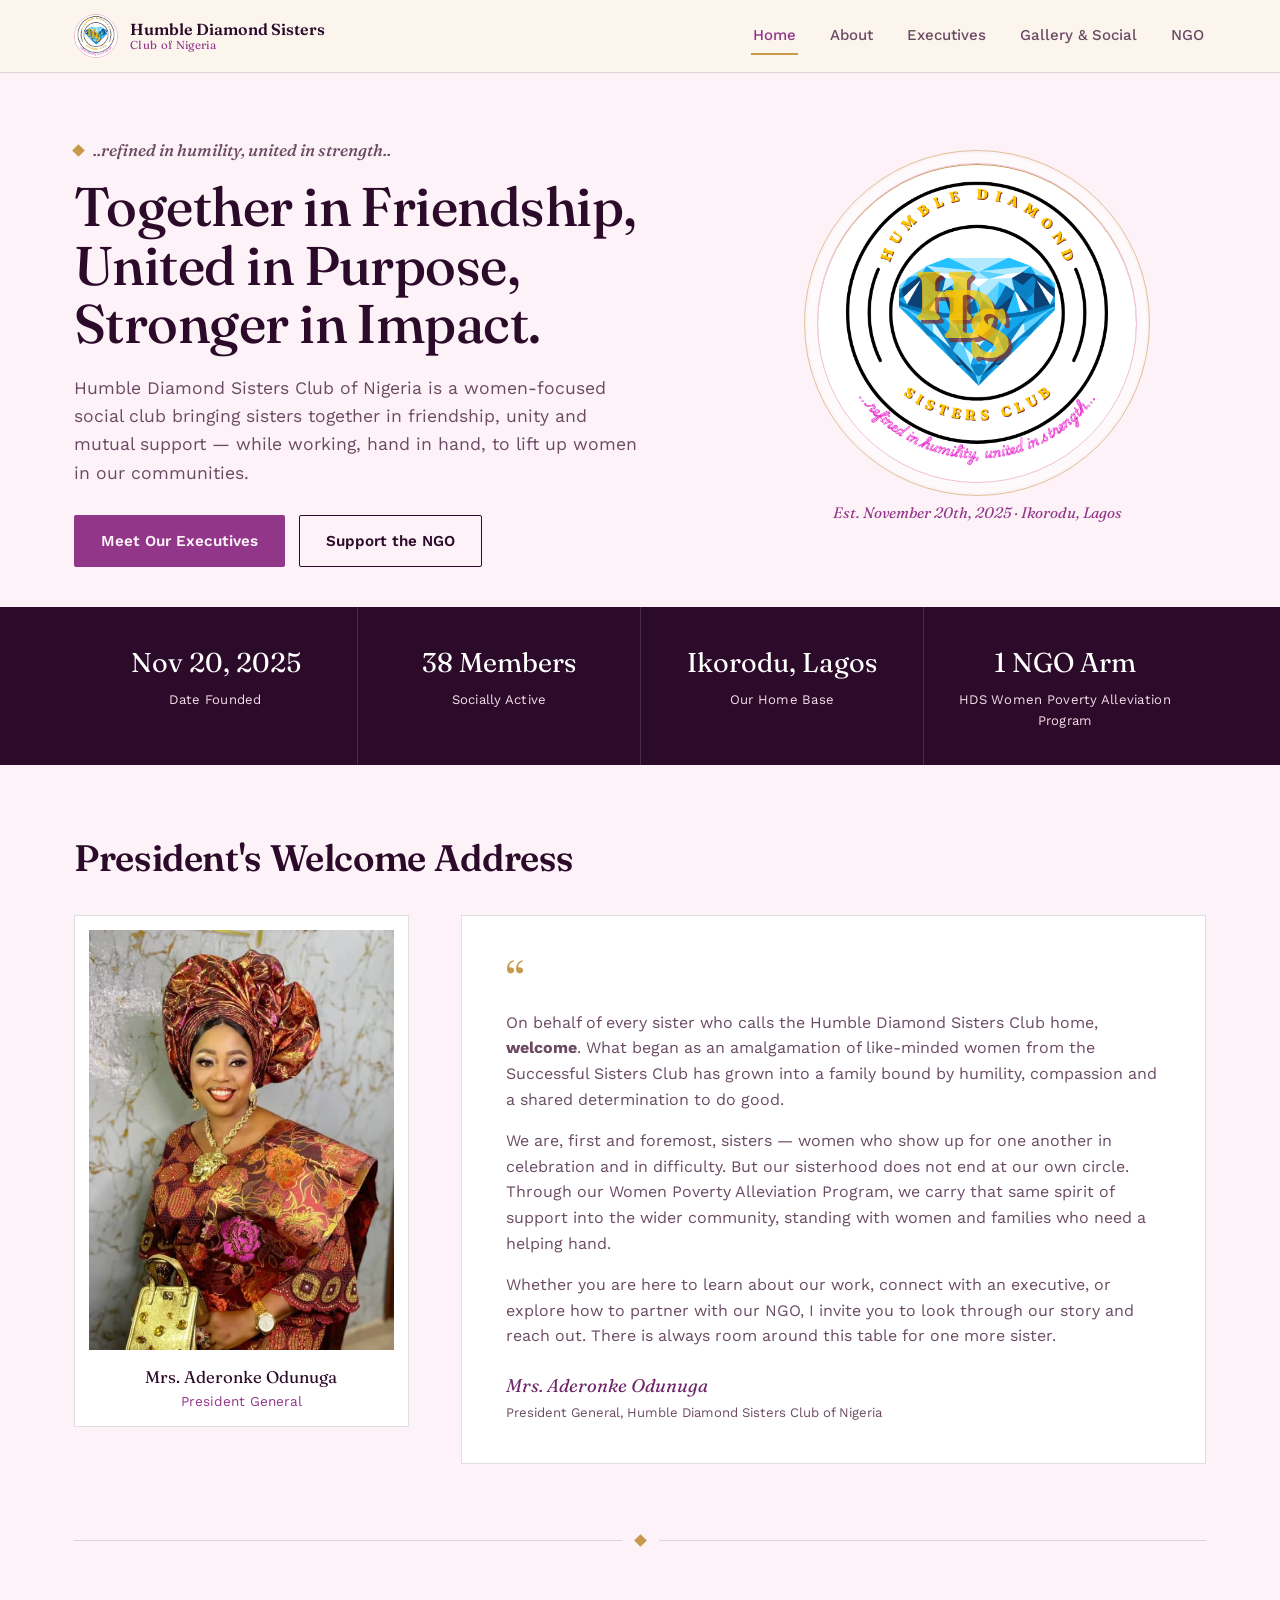
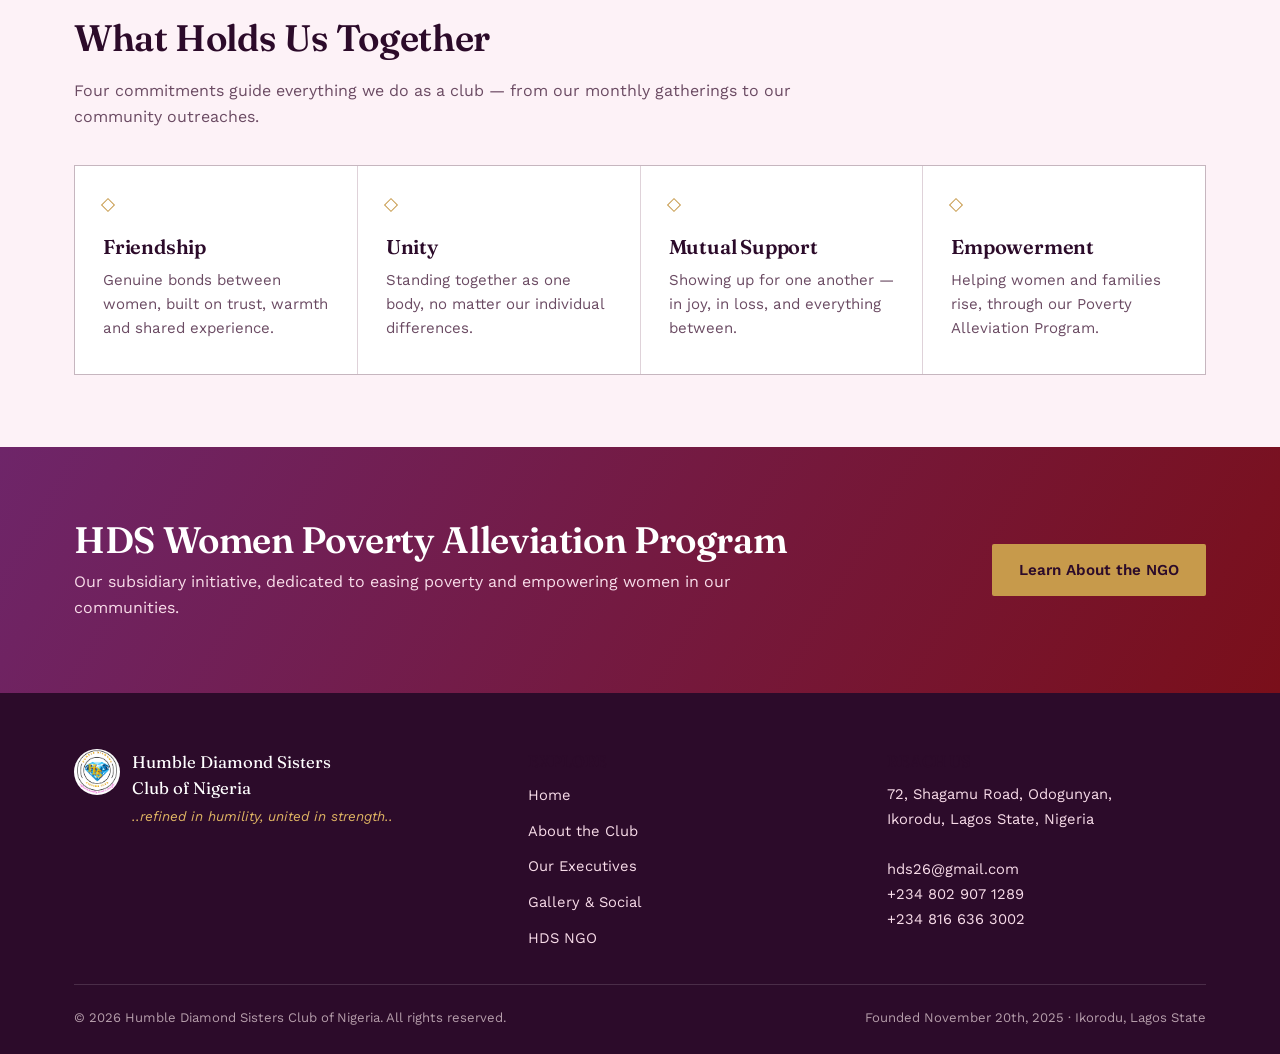
<file: index.html>
<!DOCTYPE html>
<html lang="en">
<head>
<meta charset="UTF-8">
<meta name="viewport" content="width=device-width, initial-scale=1.0">
<title>Humble Diamond Sisters Club of Nigeria — Home</title>
<meta name="description" content="Humble Diamond Sisters Club of Nigeria — a women-focused social club built on friendship, unity and mutual support, founded November 2025 in Ikorodu, Lagos.">
<link rel="icon" href="images/logo.png">
<link rel="stylesheet" href="style.css">
</head>
<body>

<header class="site-header">
  <div class="nav-row">
    <a class="brand" href="index.html">
      <img src="images/logo.png" alt="Humble Diamond Sisters Club of Nigeria logo">
      <span class="brand-text">
        <span class="line1">Humble Diamond Sisters</span>
        <span class="line2">Club of Nigeria</span>
      </span>
    </a>
    <button class="nav-toggle" aria-label="Toggle navigation" aria-expanded="false"><span></span></button>
    <nav class="nav-links">
      <a href="index.html">Home</a>
      <a href="about.html">About</a>
      <a href="executives.html">Executives</a>
      <a href="gallery.html">Gallery &amp; Social</a>
      <a href="ngo.html">NGO</a>
    </nav>
  </div>
</header>

<main>

  <!-- ============ HERO ============ -->
  <section class="hero">
    <div class="container">
      <div class="reveal">
        <p class="hero-eyebrow-line"><span class="gem"></span> ..refined in humility, united in strength..</p>
        <h1>Together in Friendship,<br>United in Purpose,<br>Stronger in Impact.</h1>
        <p class="lede">Humble Diamond Sisters Club of Nigeria is a women-focused social club bringing sisters together in friendship, unity and mutual support — while working, hand in hand, to lift up women in our communities.</p>
        <div class="hero-ctas">
          <a href="executives.html" class="btn btn-primary">Meet Our Executives</a>
          <a href="ngo.html" class="btn btn-outline">Support the NGO</a>
        </div>
      </div>
      <div class="hero-visual reveal">
        <div class="hero-visual-wrap">
          <div class="plate-shell">
            <div class="glow"></div>
            <div class="plate">
              <div class="ring"></div>
              <img src="images/logo.png" alt="Humble Diamond Sisters Club crest">
            </div>
          </div>
          <p class="caption">Est. November 20th, 2025 · Ikorodu, Lagos</p>
        </div>
      </div>
    </div>
  </section>

  <!-- ============ FACTS STRIP ============ -->
  <div class="facts-strip">
    <div class="facts-grid">
      <div class="fact">
        <div class="value">Nov 20, 2025</div>
        <div class="label">Date Founded</div>
      </div>
      <div class="fact">
        <div class="value">38 Members</div>
        <div class="label">Socially Active</div>
      </div>
      <div class="fact">
        <div class="value">Ikorodu, Lagos</div>
        <div class="label">Our Home Base</div>
      </div>
      <div class="fact">
        <div class="value">1 NGO Arm</div>
        <div class="label">HDS Women Poverty Alleviation Program</div>
      </div>
    </div>
  </div>

  <!-- ============ PRESIDENT'S WELCOME ============ -->
  <section>
    <div class="container">
      <h2 style="margin-bottom:36px;">President's Welcome Address</h2>
      <div class="letter">
        <div class="letter-photo">
          <img src="images/president.jpg" alt="Mrs. Aderonke Odunuga, President General">
          <div class="who">
            <div class="name">Mrs. Aderonke Odunuga</div>
            <div class="role">President General</div>
          </div>
        </div>
        <div class="letter-body">
          <div class="mark">&ldquo;</div>
          <p>On behalf of every sister who calls the Humble Diamond Sisters Club home, <b>welcome</b>. What began as an amalgamation of like-minded women from the Successful Sisters Club has grown into a family bound by humility, compassion and a shared determination to do good.</p>
          <p>We are, first and foremost, sisters — women who show up for one another in celebration and in difficulty. But our sisterhood does not end at our own circle. Through our Women Poverty Alleviation Program, we carry that same spirit of support into the wider community, standing with women and families who need a helping hand.</p>
          <p>Whether you are here to learn about our work, connect with an executive, or explore how to partner with our NGO, I invite you to look through our story and reach out. There is always room around this table for one more sister.</p>
          <div class="letter-sign">
            Mrs. Aderonke Odunuga
            <small>President General, Humble Diamond Sisters Club of Nigeria</small>
          </div>
        </div>
      </div>
    </div>
  </section>

  <div class="facet-divider" aria-hidden="true"><span class="gem"></span></div>

  <!-- ============ PILLARS ============ -->
  <section>
    <div class="container">
      <h2>What Holds Us Together</h2>
      <p class="lead-block" style="margin-bottom:36px;">Four commitments guide everything we do as a club — from our monthly gatherings to our community outreaches.</p>
      <div class="pillars-grid">
        <div class="pillar">
          <span class="gem-outline"></span>
          <h3>Friendship</h3>
          <p>Genuine bonds between women, built on trust, warmth and shared experience.</p>
        </div>
        <div class="pillar">
          <span class="gem-outline"></span>
          <h3>Unity</h3>
          <p>Standing together as one body, no matter our individual differences.</p>
        </div>
        <div class="pillar">
          <span class="gem-outline"></span>
          <h3>Mutual Support</h3>
          <p>Showing up for one another — in joy, in loss, and everything between.</p>
        </div>
        <div class="pillar">
          <span class="gem-outline"></span>
          <h3>Empowerment</h3>
          <p>Helping women and families rise, through our Poverty Alleviation Program.</p>
        </div>
      </div>
    </div>
  </section>

  <!-- ============ NGO CTA ============ -->
  <section class="cta-band">
    <div class="container">
      <div>
        <h2>HDS Women Poverty Alleviation Program</h2>
        <p>Our subsidiary initiative, dedicated to easing poverty and empowering women in our communities.</p>
      </div>
      <a href="ngo.html" class="btn btn-gold">Learn About the NGO</a>
    </div>
  </section>

</main>

<footer class="site-footer">
  <div class="container">
    <div class="footer-grid">
      <div class="footer-brand">
        <img src="images/logo.png" alt="Humble Diamond Sisters Club of Nigeria logo">
        <div>
          <div class="name">Humble Diamond Sisters<br>Club of Nigeria</div>
          <div class="tag">..refined in humility, united in strength..</div>
        </div>
      </div>
      <div class="footer-col">
        <h4>EXPLORE</h4>
        <ul>
          <li><a href="index.html">Home</a></li>
          <li><a href="about.html">About the Club</a></li>
          <li><a href="executives.html">Our Executives</a></li>
          <li><a href="gallery.html">Gallery &amp; Social</a></li>
          <li><a href="ngo.html">HDS NGO</a></li>
        </ul>
      </div>
      <div class="footer-col">
        <h4>REACH US</h4>
        <address>
          72, Shagamu Road, Odogunyan,<br>Ikorodu, Lagos State, Nigeria<br><br>
          <a href="mailto:hds26@gmail.com">hds26@gmail.com</a><br>
          <a href="tel:+2348029071289">+234 802 907 1289</a><br>
          <a href="tel:+2348166363002">+234 816 636 3002</a>
        </address>
      </div>
    </div>
    <div class="footer-bottom">
      <span>&copy; <span class="js-year">2026</span> Humble Diamond Sisters Club of Nigeria. All rights reserved.</span>
      <span>Founded November 20th, 2025 &middot; Ikorodu, Lagos State</span>
    </div>
  </div>
</footer>

<script src="script.js"></script>
</body>
</html>
</file>
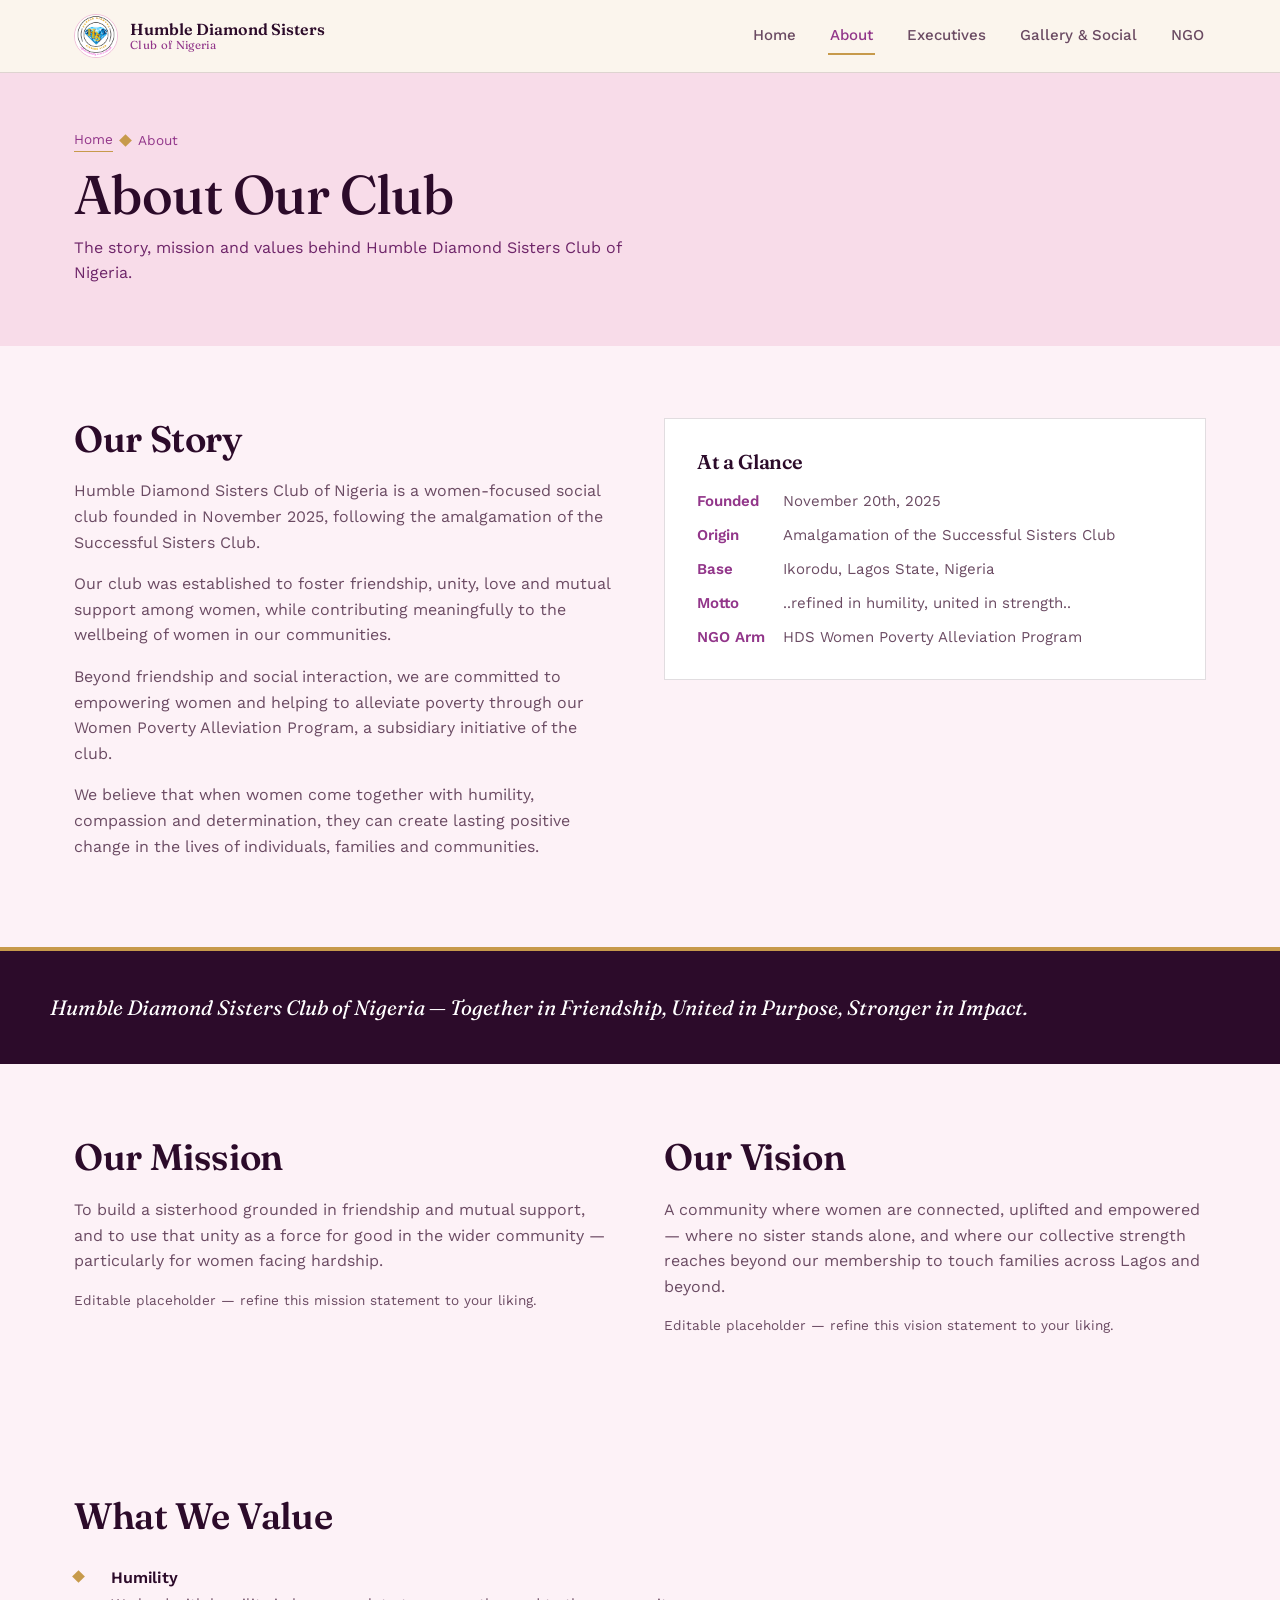
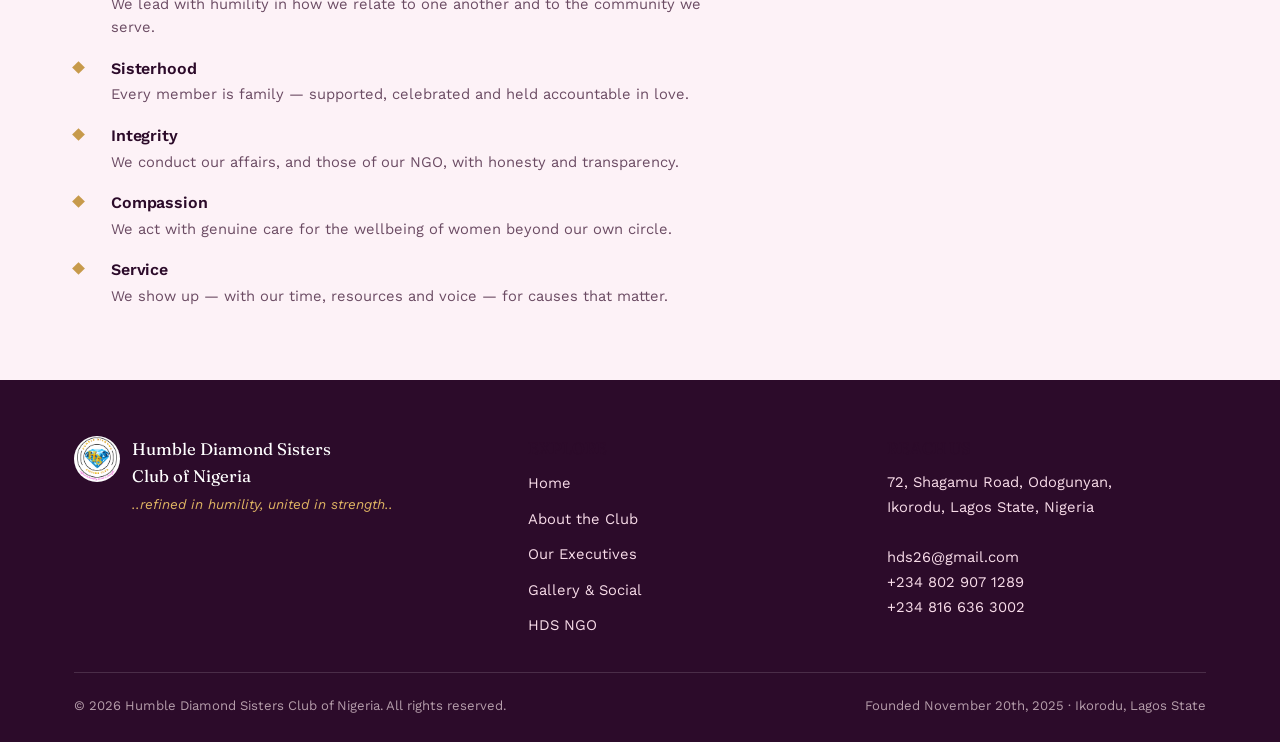
<file: about.html>
<!DOCTYPE html>
<html lang="en">
<head>
<meta charset="UTF-8">
<meta name="viewport" content="width=device-width, initial-scale=1.0">
<title>About Us — Humble Diamond Sisters Club of Nigeria</title>
<meta name="description" content="Learn about Humble Diamond Sisters Club of Nigeria — our story, mission and values.">
<link rel="icon" href="images/logo.png">
<link rel="stylesheet" href="style.css">
</head>
<body>

<header class="site-header">
  <div class="nav-row">
    <a class="brand" href="index.html">
      <img src="images/logo.png" alt="Humble Diamond Sisters Club of Nigeria logo">
      <span class="brand-text">
        <span class="line1">Humble Diamond Sisters</span>
        <span class="line2">Club of Nigeria</span>
      </span>
    </a>
    <button class="nav-toggle" aria-label="Toggle navigation" aria-expanded="false"><span></span></button>
    <nav class="nav-links">
      <a href="index.html">Home</a>
      <a href="about.html">About</a>
      <a href="executives.html">Executives</a>
      <a href="gallery.html">Gallery &amp; Social</a>
      <a href="ngo.html">NGO</a>
    </nav>
  </div>
</header>

<main>

  <section class="page-header">
    <div class="container">
      <div class="crumb"><a href="index.html">Home</a> <span class="gem"></span> About</div>
      <h1>About Our Club</h1>
      <p>The story, mission and values behind Humble Diamond Sisters Club of Nigeria.</p>
    </div>
  </section>

  <section>
    <div class="container">
      <div class="two-col">
        <div>
          <h2>Our Story</h2>
          <p>Humble Diamond Sisters Club of Nigeria is a women-focused social club founded in November 2025, following the amalgamation of the Successful Sisters Club.</p>
          <p>Our club was established to foster friendship, unity, love and mutual support among women, while contributing meaningfully to the wellbeing of women in our communities.</p>
          <p>Beyond friendship and social interaction, we are committed to empowering women and helping to alleviate poverty through our Women Poverty Alleviation Program, a subsidiary initiative of the club.</p>
          <p>We believe that when women come together with humility, compassion and determination, they can create lasting positive change in the lives of individuals, families and communities.</p>
        </div>
        <div class="info-card">
          <h3>At a Glance</h3>
          <dl>
            <dt>Founded</dt><dd>November 20th, 2025</dd>
            <dt>Origin</dt><dd>Amalgamation of the Successful Sisters Club</dd>
            <dt>Base</dt><dd>Ikorodu, Lagos State, Nigeria</dd>
            <dt>Motto</dt><dd>..refined in humility, united in strength..</dd>
            <dt>NGO Arm</dt><dd>HDS Women Poverty Alleviation Program</dd>
          </dl>
        </div>
      </div>
    </div>
  </section>

  <section class="cta-band" style="padding:0;">
    <div class="quote-panel" style="border-left:none; border-top:4px solid var(--gold); width:100%;">
      <div class="container" style="padding:0;">
        <p>Humble Diamond Sisters Club of Nigeria — Together in Friendship, United in Purpose, Stronger in Impact.</p>
      </div>
    </div>
  </section>

  <section>
    <div class="container">
      <div class="two-col">
        <div>
          <h2>Our Mission</h2>
          <p>To build a sisterhood grounded in friendship and mutual support, and to use that unity as a force for good in the wider community — particularly for women facing hardship.</p>
          <p style="font-size:.85rem; color:var(--ink-soft);">Editable placeholder — refine this mission statement to your liking.</p>
        </div>
        <div>
          <h2>Our Vision</h2>
          <p>A community where women are connected, uplifted and empowered — where no sister stands alone, and where our collective strength reaches beyond our membership to touch families across Lagos and beyond.</p>
          <p style="font-size:.85rem; color:var(--ink-soft);">Editable placeholder — refine this vision statement to your liking.</p>
        </div>
      </div>
    </div>
  </section>

  <section>
    <div class="container">
      <h2 style="margin-bottom:28px;">What We Value</h2>
      <ul class="values-list">
        <li><span class="gem"></span><div><h4>Humility</h4><p>We lead with humility in how we relate to one another and to the community we serve.</p></div></li>
        <li><span class="gem"></span><div><h4>Sisterhood</h4><p>Every member is family — supported, celebrated and held accountable in love.</p></div></li>
        <li><span class="gem"></span><div><h4>Integrity</h4><p>We conduct our affairs, and those of our NGO, with honesty and transparency.</p></div></li>
        <li><span class="gem"></span><div><h4>Compassion</h4><p>We act with genuine care for the wellbeing of women beyond our own circle.</p></div></li>
        <li><span class="gem"></span><div><h4>Service</h4><p>We show up — with our time, resources and voice — for causes that matter.</p></div></li>
      </ul>
    </div>
  </section>

</main>

<footer class="site-footer">
  <div class="container">
    <div class="footer-grid">
      <div class="footer-brand">
        <img src="images/logo.png" alt="Humble Diamond Sisters Club of Nigeria logo">
        <div>
          <div class="name">Humble Diamond Sisters<br>Club of Nigeria</div>
          <div class="tag">..refined in humility, united in strength..</div>
        </div>
      </div>
      <div class="footer-col">
        <h4>EXPLORE</h4>
        <ul>
          <li><a href="index.html">Home</a></li>
          <li><a href="about.html">About the Club</a></li>
          <li><a href="executives.html">Our Executives</a></li>
          <li><a href="gallery.html">Gallery &amp; Social</a></li>
          <li><a href="ngo.html">HDS NGO</a></li>
        </ul>
      </div>
      <div class="footer-col">
        <h4>REACH US</h4>
        <address>
          72, Shagamu Road, Odogunyan,<br>Ikorodu, Lagos State, Nigeria<br><br>
          <a href="mailto:hds26@gmail.com">hds26@gmail.com</a><br>
          <a href="tel:+2348029071289">+234 802 907 1289</a><br>
          <a href="tel:+2348166363002">+234 816 636 3002</a>
        </address>
      </div>
    </div>
    <div class="footer-bottom">
      <span>&copy; <span class="js-year">2026</span> Humble Diamond Sisters Club of Nigeria. All rights reserved.</span>
      <span>Founded November 20th, 2025 &middot; Ikorodu, Lagos State</span>
    </div>
  </div>
</footer>

<script src="script.js"></script>
</body>
</html>
</file>
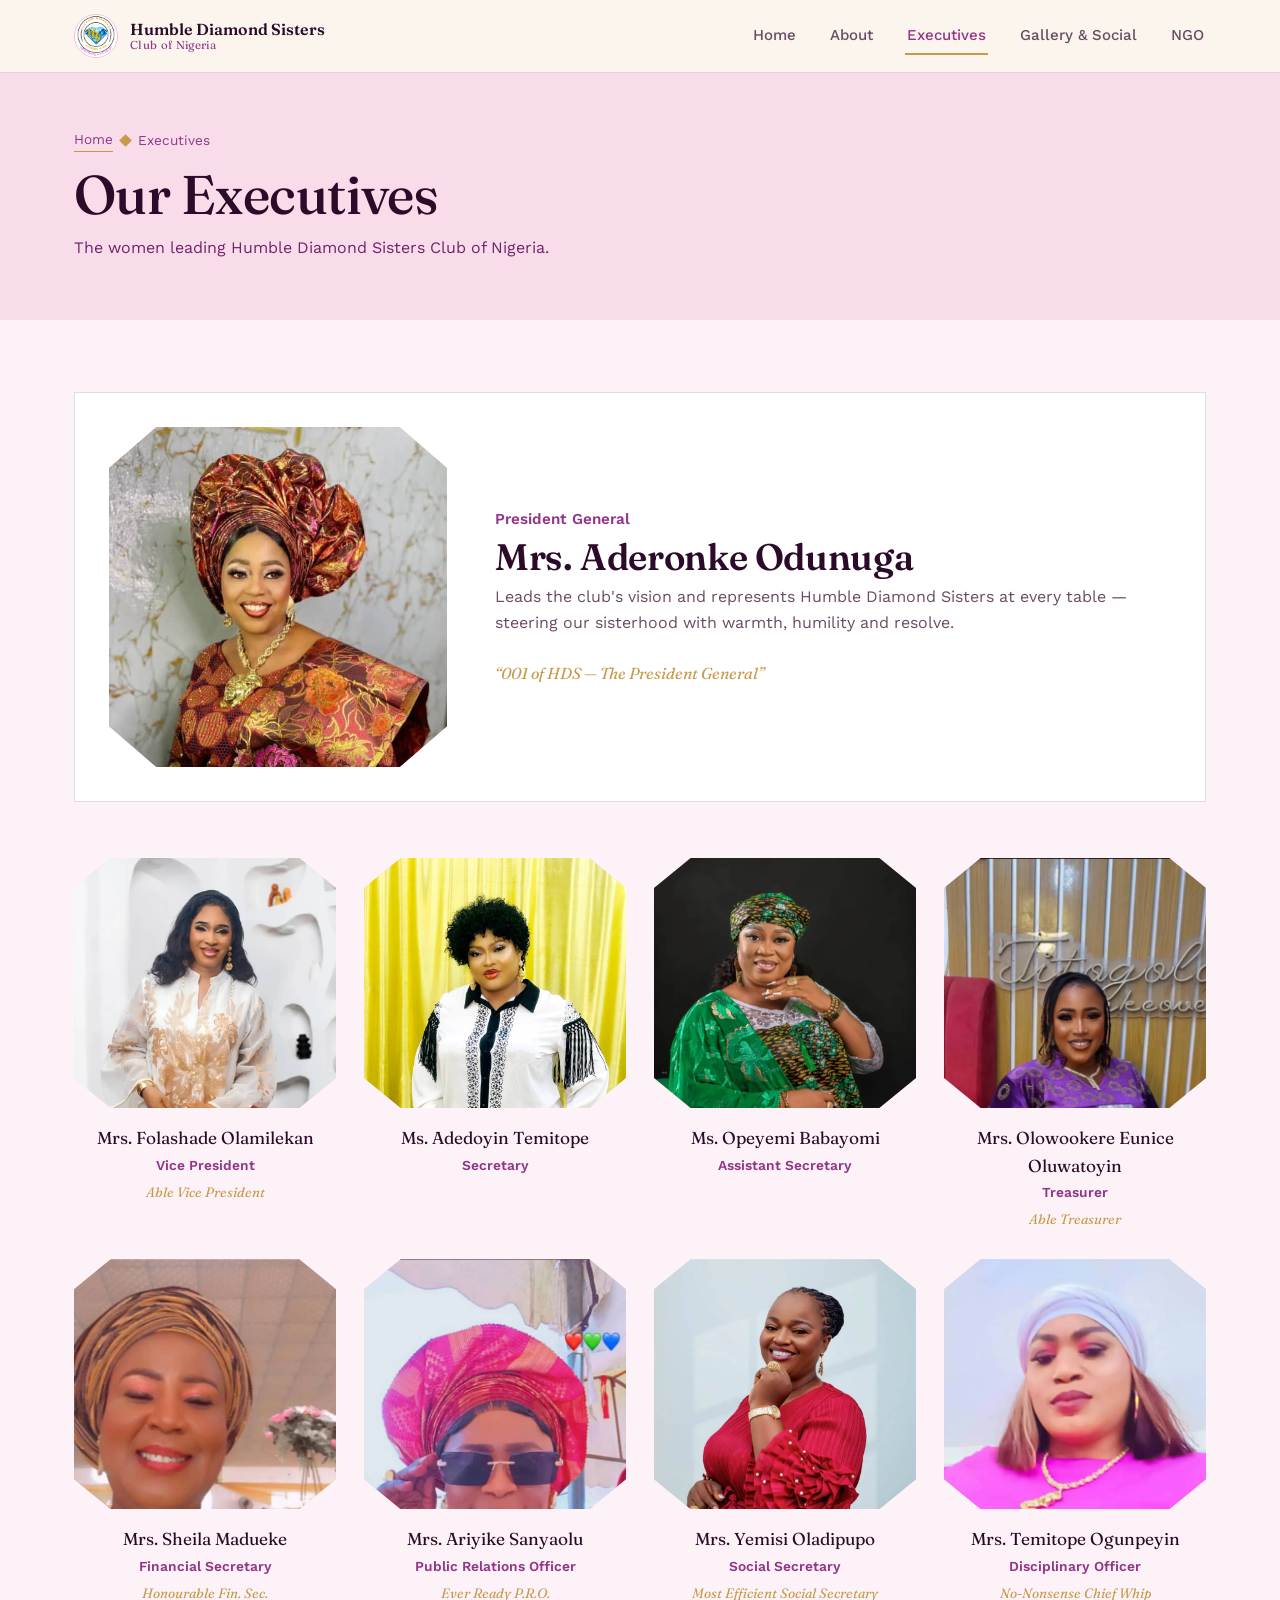
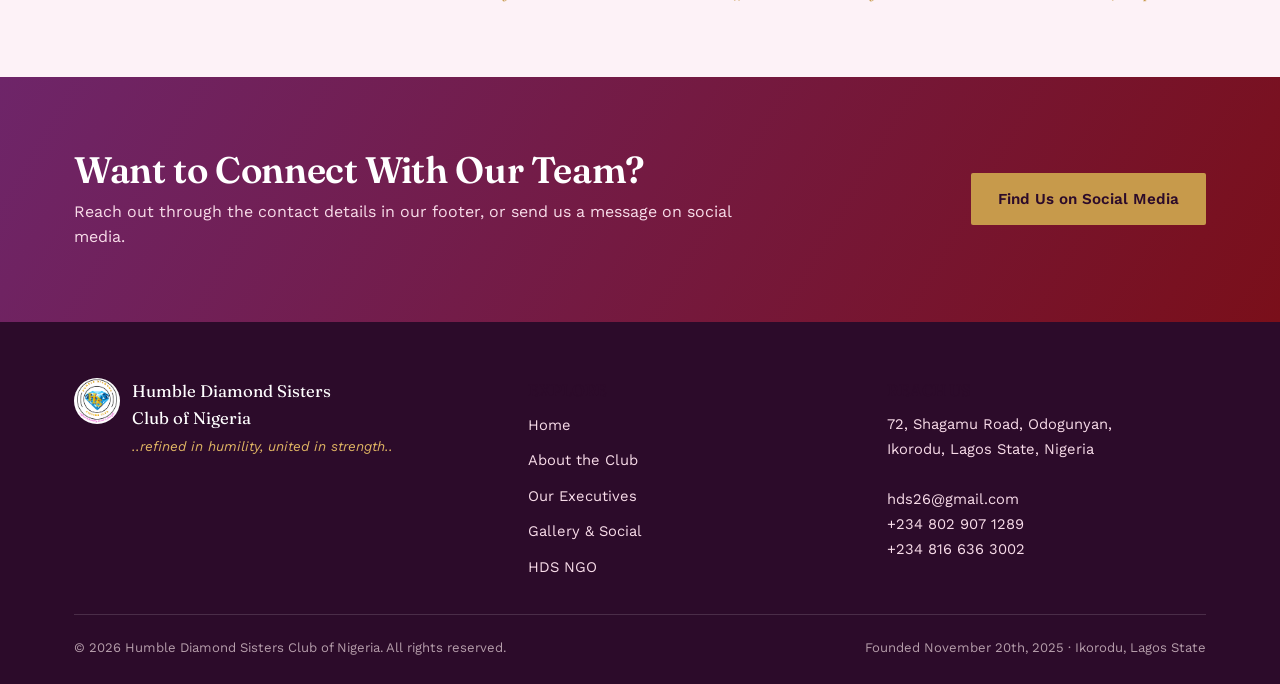
<file: executives.html>
<!DOCTYPE html>
<html lang="en">
<head>
<meta charset="UTF-8">
<meta name="viewport" content="width=device-width, initial-scale=1.0">
<title>Our Executives — Humble Diamond Sisters Club of Nigeria</title>
<meta name="description" content="Meet the executive committee of Humble Diamond Sisters Club of Nigeria.">
<link rel="icon" href="images/logo.png">
<link rel="stylesheet" href="style.css">
</head>
<body>

<header class="site-header">
  <div class="nav-row">
    <a class="brand" href="index.html">
      <img src="images/logo.png" alt="Humble Diamond Sisters Club of Nigeria logo">
      <span class="brand-text">
        <span class="line1">Humble Diamond Sisters</span>
        <span class="line2">Club of Nigeria</span>
      </span>
    </a>
    <button class="nav-toggle" aria-label="Toggle navigation" aria-expanded="false"><span></span></button>
    <nav class="nav-links">
      <a href="index.html">Home</a>
      <a href="about.html">About</a>
      <a href="executives.html">Executives</a>
      <a href="gallery.html">Gallery &amp; Social</a>
      <a href="ngo.html">NGO</a>
    </nav>
  </div>
</header>

<main>

  <section class="page-header">
    <div class="container">
      <div class="crumb"><a href="index.html">Home</a> <span class="gem"></span> Executives</div>
      <h1>Our Executives</h1>
      <p>The women leading Humble Diamond Sisters Club of Nigeria.</p>
    </div>
  </section>

  <section>
    <div class="container">

      <div class="exec-feature">
        <div class="gem-frame">
          <img src="images/president.jpg" alt="Mrs. Aderonke Odunuga">
        </div>
        <div>
          <div class="role">President General</div>
          <h2 style="margin-bottom:6px;">Mrs. Aderonke Odunuga</h2>
          <p>Leads the club's vision and represents Humble Diamond Sisters at every table — steering our sisterhood with warmth, humility and resolve.</p>
          <span class="nickname">&ldquo;001 of HDS — The President General&rdquo;</span>
        </div>
      </div>

      <div class="exec-grid">

        <div class="exec-card">
          <div class="gem-frame"><img src="images/vice-president.jpg" alt="Mrs. Folashade Olamilekan"></div>
          <div class="name">Mrs. Folashade Olamilekan</div>
          <div class="role">Vice President</div>
          <span class="nickname">Able Vice President</span>
        </div>

        <div class="exec-card">
          <div class="gem-frame"><img src="images/secretary.jpg" alt="Ms. Adedoyin Temitope"></div>
          <div class="name">Ms. Adedoyin Temitope</div>
          <div class="role">Secretary</div>
        </div>

        <div class="exec-card">
          <div class="gem-frame"><img src="images/assistant-secretary.jpg" alt="Ms. Opeyemi Babayomi"></div>
          <div class="name">Ms. Opeyemi Babayomi</div>
          <div class="role">Assistant Secretary</div>
        </div>

        <div class="exec-card">
          <div class="gem-frame"><img src="images/treasurer.jpg" alt="Mrs. Olowookere Eunice Oluwatoyin"></div>
          <div class="name">Mrs. Olowookere Eunice Oluwatoyin</div>
          <div class="role">Treasurer</div>
          <span class="nickname">Able Treasurer</span>
        </div>

        <div class="exec-card">
          <div class="gem-frame"><img src="images/financial-secretary.jpg" alt="Mrs. Sheila Madueke" style="object-position:center 38%;"></div>
          <div class="name">Mrs. Sheila Madueke</div>
          <div class="role">Financial Secretary</div>
          <span class="nickname">Honourable Fin. Sec.</span>
        </div>

        <div class="exec-card">
          <div class="gem-frame"><img src="images/pro.jpg" alt="Mrs. Ariyike Sanyaolu"></div>
          <div class="name">Mrs. Ariyike Sanyaolu</div>
          <div class="role">Public Relations Officer</div>
          <span class="nickname">Ever Ready P.R.O.</span>
        </div>

        <div class="exec-card">
          <div class="gem-frame"><img src="images/social-secretary.jpg" alt="Mrs. Yemisi Oladipupo"></div>
          <div class="name">Mrs. Yemisi Oladipupo</div>
          <div class="role">Social Secretary</div>
          <span class="nickname">Most Efficient Social Secretary</span>
        </div>

        <div class="exec-card">
          <div class="gem-frame"><img src="images/disciplinary-officer.jpg" alt="Mrs. Temitope Ogunpeyin" style="object-position:center 32%;"></div>
          <div class="name">Mrs. Temitope Ogunpeyin</div>
          <div class="role">Disciplinary Officer</div>
          <span class="nickname">No-Nonsense Chief Whip</span>
        </div>

      </div>
    </div>
  </section>

  <section class="cta-band">
    <div class="container">
      <div>
        <h2>Want to Connect With Our Team?</h2>
        <p>Reach out through the contact details in our footer, or send us a message on social media.</p>
      </div>
      <a href="gallery.html" class="btn btn-gold">Find Us on Social Media</a>
    </div>
  </section>

</main>

<footer class="site-footer">
  <div class="container">
    <div class="footer-grid">
      <div class="footer-brand">
        <img src="images/logo.png" alt="Humble Diamond Sisters Club of Nigeria logo">
        <div>
          <div class="name">Humble Diamond Sisters<br>Club of Nigeria</div>
          <div class="tag">..refined in humility, united in strength..</div>
        </div>
      </div>
      <div class="footer-col">
        <h4>EXPLORE</h4>
        <ul>
          <li><a href="index.html">Home</a></li>
          <li><a href="about.html">About the Club</a></li>
          <li><a href="executives.html">Our Executives</a></li>
          <li><a href="gallery.html">Gallery &amp; Social</a></li>
          <li><a href="ngo.html">HDS NGO</a></li>
        </ul>
      </div>
      <div class="footer-col">
        <h4>REACH US</h4>
        <address>
          72, Shagamu Road, Odogunyan,<br>Ikorodu, Lagos State, Nigeria<br><br>
          <a href="mailto:hds26@gmail.com">hds26@gmail.com</a><br>
          <a href="tel:+2348029071289">+234 802 907 1289</a><br>
          <a href="tel:+2348166363002">+234 816 636 3002</a>
        </address>
      </div>
    </div>
    <div class="footer-bottom">
      <span>&copy; <span class="js-year">2026</span> Humble Diamond Sisters Club of Nigeria. All rights reserved.</span>
      <span>Founded November 20th, 2025 &middot; Ikorodu, Lagos State</span>
    </div>
  </div>
</footer>

<script src="script.js"></script>
</body>
</html>
</file>
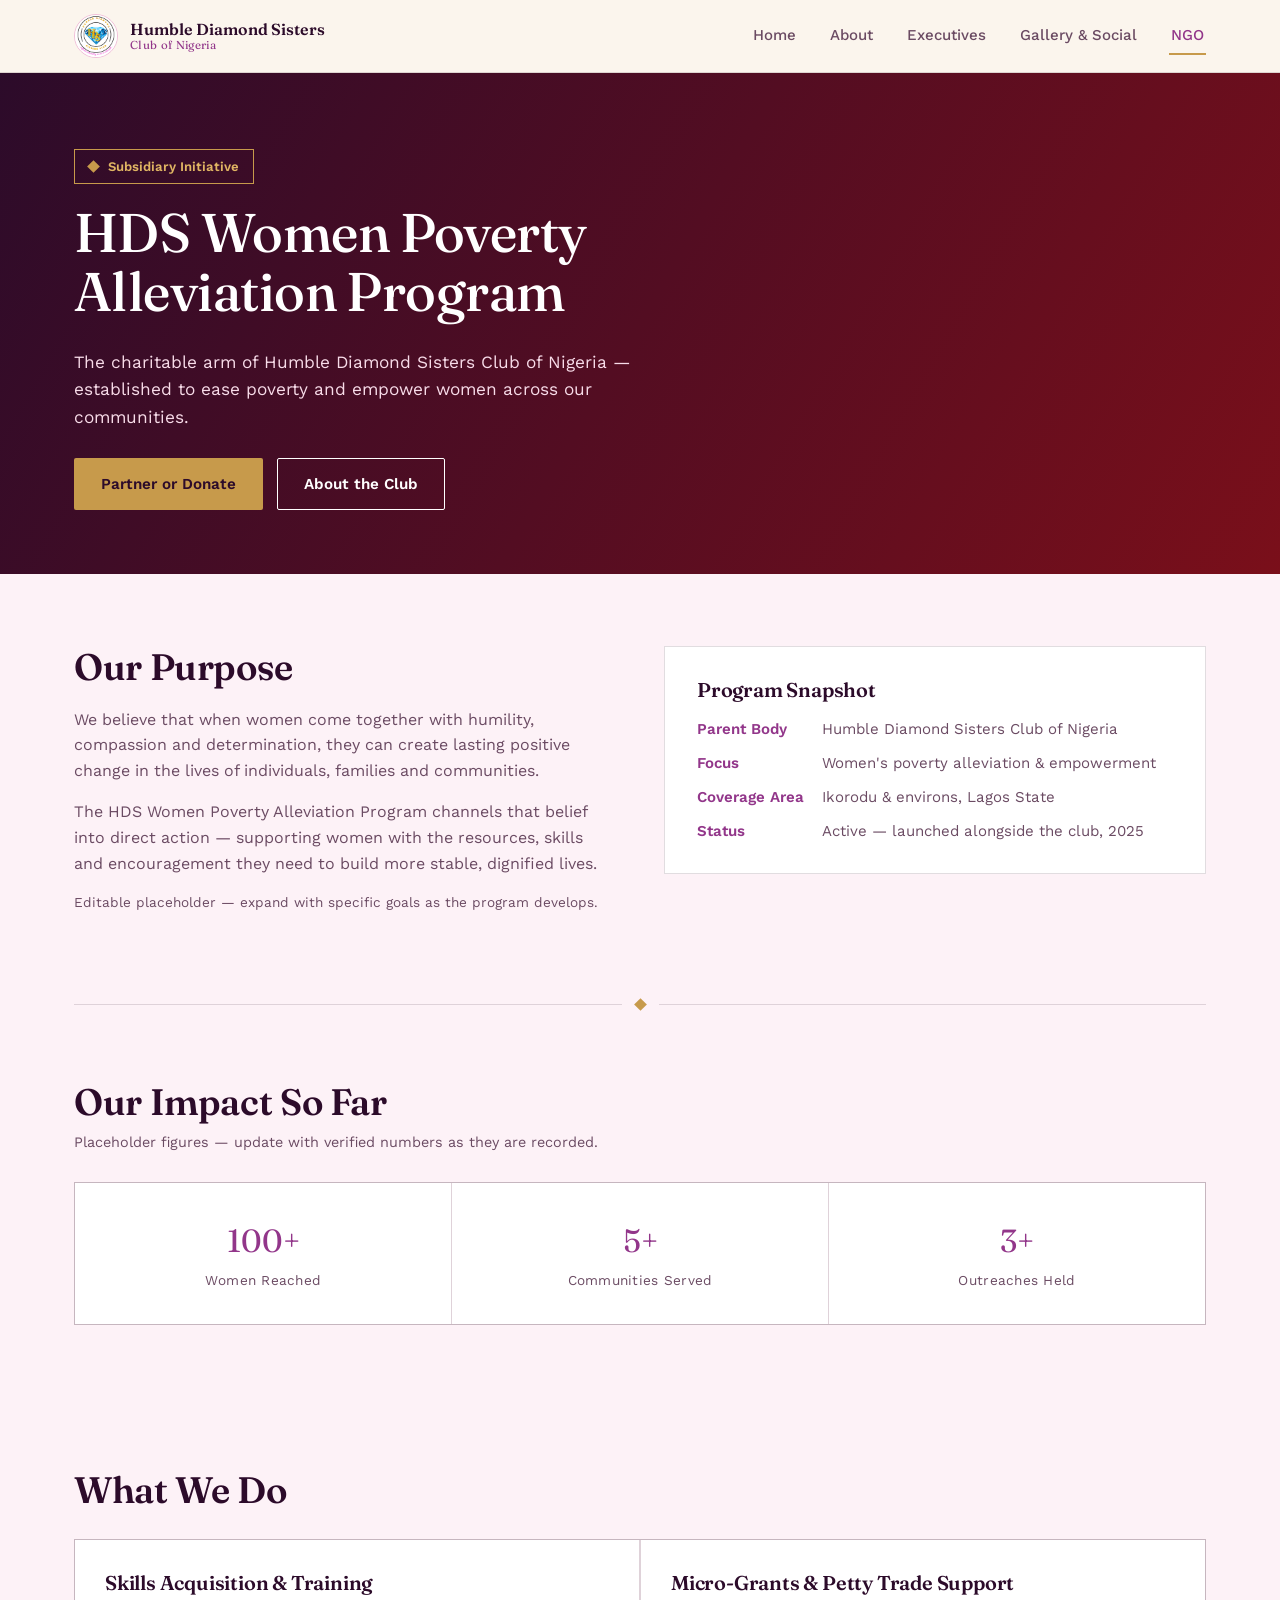
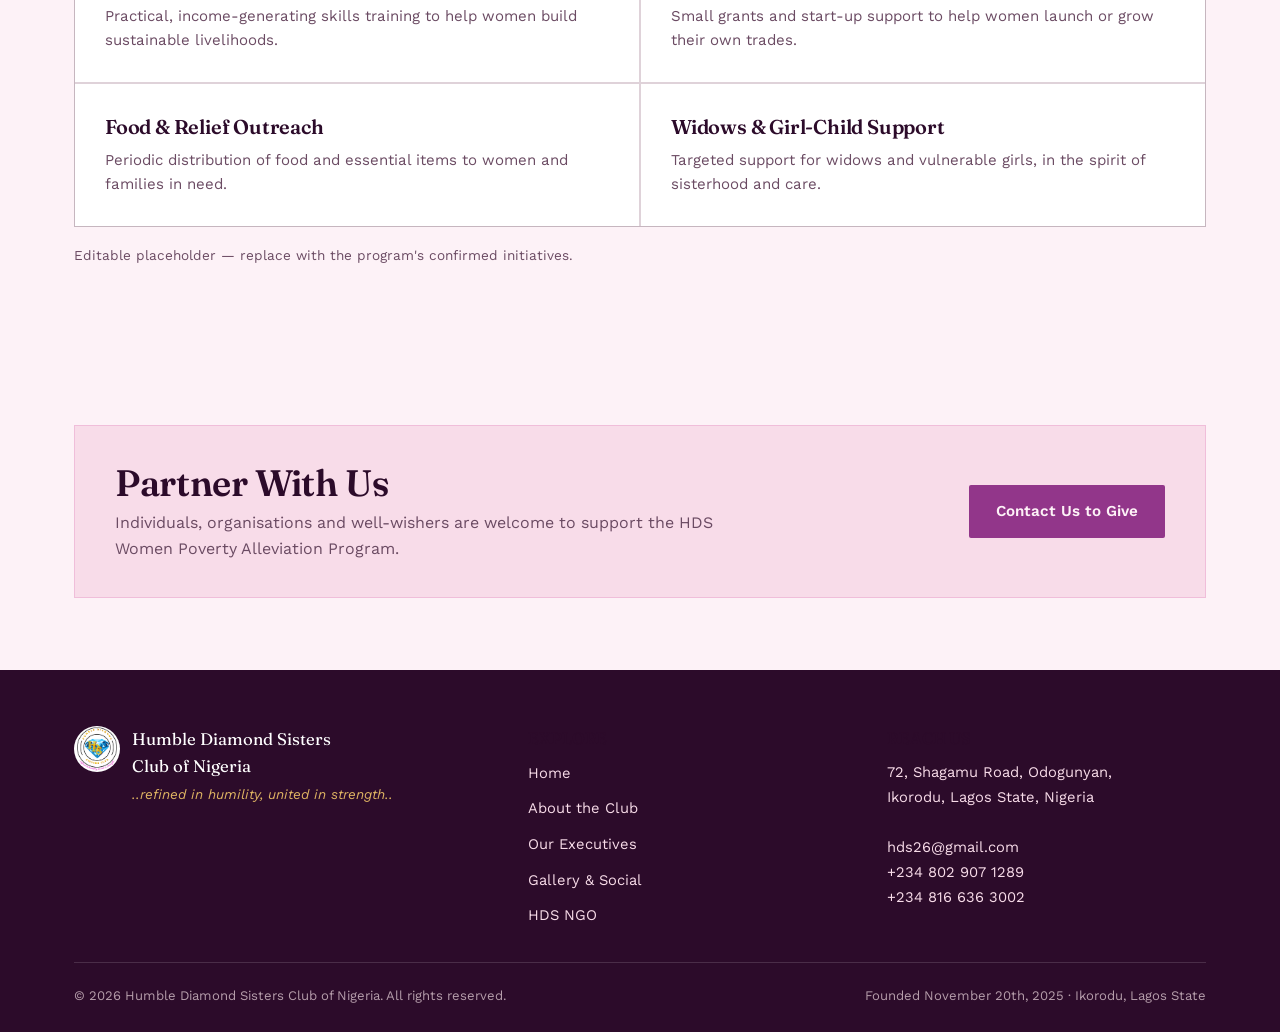
<file: ngo.html>
<!DOCTYPE html>
<html lang="en">
<head>
<meta charset="UTF-8">
<meta name="viewport" content="width=device-width, initial-scale=1.0">
<title>HDS Women Poverty Alleviation Program — Humble Diamond Sisters Club of Nigeria</title>
<meta name="description" content="HDS Women Poverty Alleviation Program — the NGO arm of Humble Diamond Sisters Club of Nigeria, dedicated to easing poverty and empowering women.">
<link rel="icon" href="images/logo.png">
<link rel="stylesheet" href="style.css">
</head>
<body>

<header class="site-header">
  <div class="nav-row">
    <a class="brand" href="index.html">
      <img src="images/logo.png" alt="Humble Diamond Sisters Club of Nigeria logo">
      <span class="brand-text">
        <span class="line1">Humble Diamond Sisters</span>
        <span class="line2">Club of Nigeria</span>
      </span>
    </a>
    <button class="nav-toggle" aria-label="Toggle navigation" aria-expanded="false"><span></span></button>
    <nav class="nav-links">
      <a href="index.html">Home</a>
      <a href="about.html">About</a>
      <a href="executives.html">Executives</a>
      <a href="gallery.html">Gallery &amp; Social</a>
      <a href="ngo.html">NGO</a>
    </nav>
  </div>
</header>

<main>

  <section class="ngo-hero">
    <div class="container">
      <span class="badge"><span class="gem"></span> Subsidiary Initiative</span>
      <h1>HDS Women Poverty<br>Alleviation Program</h1>
      <p style="max-width:56ch;">The charitable arm of Humble Diamond Sisters Club of Nigeria — established to ease poverty and empower women across our communities.</p>
      <div class="hero-ctas" style="margin-top:26px;">
        <a href="#partner" class="btn btn-gold">Partner or Donate</a>
        <a href="about.html" class="btn btn-outline" style="border-color:#fff; color:#fff;">About the Club</a>
      </div>
    </div>
  </section>

  <section>
    <div class="container">
      <div class="two-col">
        <div>
          <h2>Our Purpose</h2>
          <p>We believe that when women come together with humility, compassion and determination, they can create lasting positive change in the lives of individuals, families and communities.</p>
          <p>The HDS Women Poverty Alleviation Program channels that belief into direct action — supporting women with the resources, skills and encouragement they need to build more stable, dignified lives.</p>
          <p style="font-size:.85rem;">Editable placeholder — expand with specific goals as the program develops.</p>
        </div>
        <div class="info-card">
          <h3>Program Snapshot</h3>
          <dl>
            <dt>Parent Body</dt><dd>Humble Diamond Sisters Club of Nigeria</dd>
            <dt>Focus</dt><dd>Women's poverty alleviation &amp; empowerment</dd>
            <dt>Coverage Area</dt><dd>Ikorodu &amp; environs, Lagos State</dd>
            <dt>Status</dt><dd>Active — launched alongside the club, 2025</dd>
          </dl>
        </div>
      </div>
    </div>
  </section>

  <div class="facet-divider" aria-hidden="true"><span class="gem"></span></div>

  <section>
    <div class="container">
      <h2 style="margin-bottom:8px;">Our Impact So Far</h2>
      <p class="lead-block" style="margin-bottom:28px; font-size:.9rem;">Placeholder figures — update with verified numbers as they are recorded.</p>
      <div class="impact-grid">
        <div class="fact"><div class="value">100+</div><div class="label">Women Reached</div></div>
        <div class="fact"><div class="value">5+</div><div class="label">Communities Served</div></div>
        <div class="fact"><div class="value">3+</div><div class="label">Outreaches Held</div></div>
      </div>
    </div>
  </section>

  <section>
    <div class="container">
      <h2 style="margin-bottom:28px;">What We Do</h2>
      <div class="programs-grid">
        <div class="program">
          <h3>Skills Acquisition &amp; Training</h3>
          <p>Practical, income-generating skills training to help women build sustainable livelihoods.</p>
        </div>
        <div class="program">
          <h3>Micro-Grants &amp; Petty Trade Support</h3>
          <p>Small grants and start-up support to help women launch or grow their own trades.</p>
        </div>
        <div class="program">
          <h3>Food &amp; Relief Outreach</h3>
          <p>Periodic distribution of food and essential items to women and families in need.</p>
        </div>
        <div class="program">
          <h3>Widows &amp; Girl-Child Support</h3>
          <p>Targeted support for widows and vulnerable girls, in the spirit of sisterhood and care.</p>
        </div>
      </div>
      <p style="font-size:.85rem; margin-top:18px;">Editable placeholder — replace with the program's confirmed initiatives.</p>
    </div>
  </section>

  <section id="partner">
    <div class="container">
      <div class="help-panel">
        <div>
          <h2 style="margin-bottom:6px;">Partner With Us</h2>
          <p style="margin-bottom:0;">Individuals, organisations and well-wishers are welcome to support the HDS Women Poverty Alleviation Program.</p>
        </div>
        <a href="mailto:hds26@gmail.com" class="btn btn-primary">Contact Us to Give</a>
      </div>
    </div>
  </section>

</main>

<footer class="site-footer">
  <div class="container">
    <div class="footer-grid">
      <div class="footer-brand">
        <img src="images/logo.png" alt="Humble Diamond Sisters Club of Nigeria logo">
        <div>
          <div class="name">Humble Diamond Sisters<br>Club of Nigeria</div>
          <div class="tag">..refined in humility, united in strength..</div>
        </div>
      </div>
      <div class="footer-col">
        <h4>EXPLORE</h4>
        <ul>
          <li><a href="index.html">Home</a></li>
          <li><a href="about.html">About the Club</a></li>
          <li><a href="executives.html">Our Executives</a></li>
          <li><a href="gallery.html">Gallery &amp; Social</a></li>
          <li><a href="ngo.html">HDS NGO</a></li>
        </ul>
      </div>
      <div class="footer-col">
        <h4>REACH US</h4>
        <address>
          72, Shagamu Road, Odogunyan,<br>Ikorodu, Lagos State, Nigeria<br><br>
          <a href="mailto:hds26@gmail.com">hds26@gmail.com</a><br>
          <a href="tel:+2348029071289">+234 802 907 1289</a><br>
          <a href="tel:+2348166363002">+234 816 636 3002</a>
        </address>
      </div>
    </div>
    <div class="footer-bottom">
      <span>&copy; <span class="js-year">2026</span> Humble Diamond Sisters Club of Nigeria. All rights reserved.</span>
      <span>Founded November 20th, 2025 &middot; Ikorodu, Lagos State</span>
    </div>
  </div>
</footer>

<script src="script.js"></script>
</body>
</html>
</file>
<file: style.css>
/* =========================================================
   Humble Diamond Sisters Club of Nigeria — shared stylesheet
   ========================================================= */

@import url('https://fonts.googleapis.com/css2?family=Fraunces:ital,opsz,wght@0,9..144,300;0,9..144,400;0,9..144,500;0,9..144,600;0,9..144,700;1,9..144,400;1,9..144,500&family=Work+Sans:wght@400;500;600;700&display=swap');

:root{
  /* ---- color tokens ---- */
  /* ---- color tokens: matched to the club's official banner (magenta/purple, crimson, gold on soft pink) ---- */
  --ivory:#FDF2F7;
  --paper:#FFFFFF;
  --ink:#2B1128;
  --ink-soft:#6B4B63;
  --wine:#92368A;
  --wine-deep:#6E2569;
  --plum:#431142;
  --plum-deep:#2C0B2A;
  --red:#C42C3A;
  --red-deep:#7A0F1A;
  --gold:#C79A4B;
  --gold-bright:#E0B563;
  --rose:#F8DCE9;
  --rose-line:#F0BEDA;
  --hairline: rgba(43,17,40,0.14);

  --serif: 'Fraunces', 'Iowan Old Style', Georgia, serif;
  --sans: 'Work Sans', -apple-system, BlinkMacSystemFont, 'Segoe UI', sans-serif;

  --maxw: 1180px;
  --radius-s: 4px;
  --radius-m: 10px;
}

*,*::before,*::after{ box-sizing:border-box; }
html{ scroll-behavior:smooth; }
@media (prefers-reduced-motion: reduce){
  html{ scroll-behavior:auto; }
  *,*::before,*::after{ animation-duration:0.001ms !important; animation-iteration-count:1 !important; transition-duration:0.001ms !important; scroll-behavior:auto !important; }
}

body{
  margin:0;
  background:var(--ivory);
  color:var(--ink);
  font-family:var(--sans);
  font-size:16px;
  line-height:1.6;
  -webkit-font-smoothing:antialiased;
}

img{ max-width:100%; display:block; }

a{ color:inherit; text-decoration:none; }

h1,h2,h3,h4{
  font-family:var(--serif);
  font-weight:600;
  color:var(--plum-deep);
  margin:0 0 0.5em;
  letter-spacing:-0.01em;
}
h1{ font-size:clamp(2.1rem, 4.4vw, 3.4rem); line-height:1.08; font-weight:500; }
h2{ font-size:clamp(1.6rem, 3vw, 2.3rem); line-height:1.15; }
h3{ font-size:1.25rem; line-height:1.3; }

p{ margin:0 0 1em; max-width:66ch; }
.container p{ color:var(--ink-soft); }

.container{ max-width:var(--maxw); margin:0 auto; padding:0 24px; }
section{ padding:72px 0; }
@media (max-width:640px){ section{ padding:48px 0; } }

.eyebrow-free{ /* placeholder marker: intentionally no all-caps eyebrow labels used */ }

/* ---------- buttons ---------- */
.btn{
  display:inline-flex; align-items:center; gap:.5em;
  font-family:var(--sans); font-weight:600; font-size:0.95rem;
  padding:13px 26px;
  border-radius:2px;
  border:1.5px solid transparent;
  cursor:pointer;
  transition:background .2s ease, color .2s ease, border-color .2s ease, transform .15s ease;
  white-space:nowrap;
}
.btn-primary{ background:var(--wine); color:var(--ivory); }
.btn-primary:hover{ background:var(--wine-deep); transform:translateY(-1px); }
.btn-outline{ background:transparent; color:var(--plum-deep); border-color:var(--plum-deep); }
.btn-outline:hover{ background:var(--plum-deep); color:var(--ivory); }
.btn-gold{ background:var(--gold); color:var(--plum-deep); }
.btn-gold:hover{ background:var(--gold-bright); }

/* ---------- diamond glyph (used as a bullet / divider mark, not decoration-only) ---------- */
.gem{
  display:inline-block; width:9px; height:9px;
  background:var(--gold);
  transform:rotate(45deg);
  flex:none;
}
.gem-outline{
  display:inline-block; width:10px; height:10px;
  border:1.5px solid var(--gold);
  transform:rotate(45deg);
  flex:none;
  background:transparent;
}

.facet-divider{
  display:flex; align-items:center; gap:14px;
  margin:0 auto; max-width:var(--maxw); padding:0 24px;
}
.facet-divider::before,
.facet-divider::after{
  content:""; flex:1; height:1px; background:var(--hairline);
}

/* ---------- site header / nav ---------- */
.site-header{
  position:sticky; top:0; z-index:50;
  background:rgba(251,246,236,0.92);
  backdrop-filter:saturate(160%) blur(8px);
  border-bottom:1px solid var(--hairline);
}
.nav-row{
  max-width:var(--maxw); margin:0 auto; padding:14px 24px;
  display:flex; align-items:center; justify-content:space-between; gap:20px;
}
.brand{ display:flex; align-items:center; gap:12px; }
.brand img{ width:44px; height:44px; border-radius:50%; object-fit:cover; background:#fff; border:1px solid var(--rose-line); }
.brand-text{ font-family:var(--serif); line-height:1.15; }
.brand-text .line1{ font-size:1rem; font-weight:600; color:var(--plum-deep); display:block; }
.brand-text .line2{ font-size:0.72rem; font-weight:400; color:var(--wine); letter-spacing:.03em; display:block; }

.nav-links{ display:flex; align-items:center; gap:30px; }
.nav-links a{
  font-size:0.94rem; font-weight:500; color:var(--ink-soft);
  padding:6px 2px; border-bottom:2px solid transparent;
  transition:color .2s ease, border-color .2s ease;
}
.nav-links a:hover, .nav-links a.active{ color:var(--wine); border-color:var(--gold); }

.nav-toggle{
  display:none; background:none; border:none; cursor:pointer;
  width:38px; height:38px; padding:0; position:relative;
}
.nav-toggle span, .nav-toggle span::before, .nav-toggle span::after{
  content:""; position:absolute; left:8px; right:8px; height:2px; background:var(--plum-deep);
  transition:transform .25s ease, opacity .2s ease;
}
.nav-toggle span{ top:18px; }
.nav-toggle span::before{ top:-8px; }
.nav-toggle span::after{ top:8px; }
.nav-toggle.open span{ background:transparent; }
.nav-toggle.open span::before{ transform:translateY(8px) rotate(45deg); }
.nav-toggle.open span::after{ transform:translateY(-8px) rotate(-45deg); }

@media (max-width: 860px){
  .nav-toggle{ display:block; }
  .nav-links{
    position:fixed; inset:64px 0 auto 0; margin:0; padding:18px 24px 26px;
    background:var(--ivory); border-bottom:1px solid var(--hairline);
    flex-direction:column; align-items:flex-start; gap:4px;
    transform:translateY(-12px); opacity:0; pointer-events:none;
    transition:transform .22s ease, opacity .22s ease;
  }
  .nav-links.open{ transform:translateY(0); opacity:1; pointer-events:auto; }
  .nav-links a{ width:100%; padding:12px 4px; border-bottom:1px solid var(--hairline); }
}

/* ---------- hero ---------- */
.hero{
  padding:64px 0 40px;
  position:relative;
  overflow:hidden;
}
.hero .container{
  display:grid; grid-template-columns:1.15fr 0.85fr; gap:56px; align-items:center;
}
@media (max-width:900px){
  .hero .container{ grid-template-columns:1fr; }
  .hero-visual{ order:-1; margin-bottom:8px; }
}
.hero-eyebrow-line{
  display:flex; align-items:center; gap:10px;
  color:var(--wine); font-family:var(--serif); font-style:italic; font-weight:500;
  font-size:1.05rem; margin-bottom:14px;
}
.hero h1{ margin-bottom:20px; }
.hero .lede{ font-size:1.1rem; max-width:52ch; color:var(--ink-soft); }
.hero-ctas{ display:flex; gap:14px; flex-wrap:wrap; margin-top:28px; }

.hero-visual{ position:relative; display:flex; align-items:center; justify-content:center; }
.hero-visual .plate-shell{ position:relative; display:flex; align-items:center; justify-content:center; }
.hero-visual .glow{
  position:absolute; z-index:0; width:340px; height:340px; border-radius:50%;
  background:radial-gradient(circle, var(--rose) 0%, transparent 70%);
}
.hero-visual .plate{
  position:relative; z-index:1;
  width:min(320px, 64vw); height:min(320px, 64vw);
  border-radius:50%; background:#fff;
  border:1px solid var(--rose-line);
  box-shadow:0 1px 0 var(--gold) inset, 0 0 0 10px rgba(255,255,255,0.6);
  display:flex; align-items:center; justify-content:center;
  padding:8px;
}
.hero-visual .plate img{ width:100%; border-radius:50%; position:relative; z-index:2; }
.hero-visual .ring{
  position:absolute; z-index:3; inset:-14px;
  border:1.5px solid var(--gold); border-radius:50%;
  opacity:.55; pointer-events:none;
}
.hero-visual .caption{
  position:relative; z-index:1; text-align:center; margin-top:18px;
  font-family:var(--serif); font-style:italic; color:var(--wine); font-size:.95rem;
}
.hero-visual-wrap{ display:flex; flex-direction:column; align-items:center; }

/* ---------- facts strip ---------- */
.facts-strip{
  background:var(--plum-deep); color:var(--ivory);
  padding:0;
}
.facts-grid{
  max-width:var(--maxw); margin:0 auto; padding:0 24px;
  display:grid; grid-template-columns:repeat(4,1fr);
}
.facts-grid .fact{
  padding:34px 22px; border-left:1px solid rgba(255,255,255,0.14);
  text-align:center;
}
.facts-grid .fact:first-child{ border-left:none; }
.fact .value{ font-family:var(--serif); font-size:1.7rem; color:#fff; margin-bottom:4px; }
.fact .label{ font-size:.82rem; color:var(--rose); letter-spacing:.02em; }
@media (max-width:760px){
  .facts-grid{ grid-template-columns:repeat(2,1fr); }
  .facts-grid .fact:nth-child(3){ border-left:none; }
  .facts-grid .fact{ border-top:1px solid rgba(255,255,255,0.14); }
  .facts-grid .fact:nth-child(1),.facts-grid .fact:nth-child(2){ border-top:none; }
}

/* ---------- president letter ---------- */
.letter{
  display:grid; grid-template-columns:0.62fr 1.38fr; gap:52px; align-items:start;
}
@media (max-width:820px){ .letter{ grid-template-columns:1fr; } }
.letter-photo{
  border:1px solid var(--hairline); background:var(--paper);
  padding:14px;
}
.letter-photo img{ width:100%; height:420px; object-fit:cover; object-position:top center; }
.letter-photo .who{ padding-top:14px; text-align:center; }
.letter-photo .who .name{ font-family:var(--serif); font-size:1.05rem; color:var(--plum-deep); }
.letter-photo .who .role{ font-size:.85rem; color:var(--wine); }

.letter-body{
  background:var(--paper); border:1px solid var(--hairline); padding:40px 44px;
  position:relative;
}
@media (max-width:640px){ .letter-body{ padding:28px 22px; } }
.letter-body .mark{ font-family:var(--serif); font-size:3rem; color:var(--gold); line-height:1; margin-bottom:6px; }
.letter-body p{ max-width:none; color:var(--ink-soft); }
.letter-sign{ margin-top:22px; font-family:var(--serif); font-style:italic; font-size:1.15rem; color:var(--wine-deep); }
.letter-sign small{ display:block; font-family:var(--sans); font-style:normal; font-size:.82rem; color:var(--ink-soft); margin-top:2px; }

/* ---------- pillars ---------- */
.pillars-grid{
  display:grid; grid-template-columns:repeat(4,1fr); gap:1px;
  background:var(--hairline); border:1px solid var(--hairline);
}
@media (max-width:900px){ .pillars-grid{ grid-template-columns:repeat(2,1fr); } }
@media (max-width:520px){ .pillars-grid{ grid-template-columns:1fr; } }
.pillar{
  background:var(--paper); padding:34px 28px;
}
.pillar .gem-outline{ margin-bottom:16px; }
.pillar h3{ margin-bottom:8px; }
.pillar p{ font-size:.94rem; margin-bottom:0; }

/* ---------- CTA band ---------- */
.cta-band{
  background:linear-gradient(120deg, var(--wine-deep), var(--red-deep));
  color:var(--ivory);
}
.cta-band .container{ display:flex; align-items:center; justify-content:space-between; gap:30px; flex-wrap:wrap; }
.cta-band h2{ color:#fff; margin-bottom:8px; }
.cta-band p{ color:var(--rose); margin-bottom:0; }
.cta-band .btn-gold{ flex:none; }

/* ---------- footer ---------- */
.site-footer{
  background:var(--plum-deep); color:var(--rose);
  padding:56px 0 26px;
}
.footer-grid{
  display:grid; grid-template-columns:1.3fr 1fr 1fr; gap:40px;
  padding-bottom:34px; border-bottom:1px solid rgba(255,255,255,0.14);
}
@media (max-width:760px){ .footer-grid{ grid-template-columns:1fr; gap:30px; } }
.footer-brand{ display:flex; gap:12px; align-items:flex-start; }
.footer-brand img{ width:46px; height:46px; border-radius:50%; background:#fff; }
.footer-brand .name{ font-family:var(--serif); color:#fff; font-size:1.05rem; }
.footer-brand .tag{ font-size:.85rem; font-style:italic; color:var(--gold-bright); margin-top:4px; }
.footer h4{ color:#fff; font-family:var(--sans); font-weight:600; font-size:.85rem; letter-spacing:.03em; margin-bottom:14px; }
.footer-col ul{ list-style:none; margin:0; padding:0; display:flex; flex-direction:column; gap:10px; }
.footer-col a{ font-size:.92rem; color:var(--rose); transition:color .2s ease; }
.footer-col a:hover{ color:#fff; }
.footer-col address{ font-style:normal; font-size:.92rem; line-height:1.7; }
.footer-bottom{
  padding-top:22px; display:flex; justify-content:space-between; gap:12px; flex-wrap:wrap;
  font-size:.82rem; color:rgba(239,220,225,0.7);
}

/* ---------- page header (non-home pages) ---------- */
.page-header{
  padding:56px 0 44px;
  background:var(--rose);
  position:relative;
}
.page-header .container{ position:relative; }
.page-header h1{ margin-bottom:10px; }
.page-header p{ color:var(--wine-deep); max-width:58ch; }
.crumb{ font-size:.85rem; color:var(--wine); margin-bottom:14px; display:flex; align-items:center; gap:8px; }
.crumb a{ color:var(--wine); border-bottom:1px solid var(--gold); }

/* ---------- generic content blocks ---------- */
.lead-block{ max-width:760px; }
.lead-block p{ font-size:1.06rem; }

.two-col{ display:grid; grid-template-columns:1fr 1fr; gap:48px; align-items:start; }
@media (max-width:820px){ .two-col{ grid-template-columns:1fr; } }

.values-list{ list-style:none; margin:0; padding:0; display:flex; flex-direction:column; gap:16px; }
.values-list li{ display:flex; gap:14px; align-items:flex-start; }
.values-list .gem{ margin-top:7px; margin-right:14px; }
.values-list h4{ font-family:var(--sans); font-weight:600; font-size:1rem; margin:0 0 2px; color:var(--plum-deep); }
.values-list p{ margin:0; font-size:.92rem; }

.info-card{
  background:var(--paper); border:1px solid var(--hairline); padding:30px 32px;
}
.info-card h3{ margin-bottom:14px; }
.info-card dl{ margin:0; display:grid; grid-template-columns:auto 1fr; gap:10px 18px; font-size:.94rem; }
.info-card dt{ color:var(--wine); font-weight:600; }
.info-card dd{ margin:0; color:var(--ink-soft); }

.quote-panel{
  background:var(--plum-deep); color:var(--ivory); padding:40px 44px;
  position:relative; border-left:4px solid var(--gold);
}
.quote-panel p{ font-family:var(--serif); font-style:italic; font-size:1.3rem; color:#fff; max-width:none; margin:0; }
@media (max-width:640px){ .quote-panel{ padding:28px 24px; } .quote-panel p{ font-size:1.1rem; } }

/* ---------- executives ---------- */
.exec-feature{
  display:grid; grid-template-columns:0.5fr 1fr; gap:48px; align-items:center;
  background:var(--paper); border:1px solid var(--hairline); padding:34px; margin-bottom:56px;
}
@media (max-width:760px){ .exec-feature{ grid-template-columns:1fr; } }
.gem-frame{
  clip-path: polygon(14% 0%, 86% 0%, 100% 12%, 100% 88%, 86% 100%, 14% 100%, 0% 88%, 0% 12%);
  overflow:hidden; background:var(--rose);
}
.exec-feature .gem-frame{ height:340px; }
.exec-feature .gem-frame img{ width:100%; height:100%; object-fit:cover; object-position:top center; }
.exec-feature .role{ color:var(--wine); font-weight:600; font-size:.95rem; margin-bottom:4px; }
.exec-feature .nickname{ font-family:var(--serif); font-style:italic; color:var(--gold); margin-top:10px; display:inline-block; }

.exec-grid{
  display:grid; grid-template-columns:repeat(4,1fr); gap:28px;
}
@media (max-width:960px){ .exec-grid{ grid-template-columns:repeat(2,1fr); } }
@media (max-width:520px){ .exec-grid{ grid-template-columns:1fr; } }
.exec-card{ text-align:center; }
.exec-card .gem-frame{ height:250px; margin-bottom:16px; }
.exec-card .gem-frame img{ width:100%; height:100%; object-fit:cover; object-position:top center; }
.exec-card .name{ font-family:var(--serif); font-size:1.08rem; color:var(--plum-deep); margin-bottom:2px; }
.exec-card .role{ font-size:.86rem; color:var(--wine); font-weight:600; }
.exec-card .nickname{ display:block; font-family:var(--serif); font-style:italic; color:var(--gold); font-size:.85rem; margin-top:6px; }

/* ---------- gallery ---------- */
.gallery-note{
  background:var(--rose); border:1px dashed var(--gold); padding:16px 20px;
  font-size:.9rem; color:var(--wine-deep); margin-bottom:36px;
}
.gallery-grid{
  columns:4 220px; column-gap:16px;
}
@media (max-width:640px){ .gallery-grid{ columns:2 160px; } }
.gallery-item{
  break-inside:avoid; margin-bottom:16px; border:1px solid var(--hairline);
  cursor:pointer; position:relative; overflow:hidden; background:var(--paper);
}
.gallery-item img{ width:100%; display:block; transition:transform .35s ease; }
.gallery-item:hover img{ transform:scale(1.04); }
.gallery-item .cap{
  position:absolute; left:0; right:0; bottom:0; padding:10px 12px;
  background:linear-gradient(0deg, rgba(44,11,42,0.82), transparent);
  color:#fff; font-size:.78rem;
}

.social-grid{
  display:grid; grid-template-columns:repeat(4,1fr); gap:20px;
}
@media (max-width:760px){ .social-grid{ grid-template-columns:repeat(2,1fr); } }
.social-card{
  background:var(--paper); border:1px solid var(--hairline); padding:28px 20px; text-align:center;
  transition:border-color .2s ease, transform .2s ease;
}
.social-card:hover{ border-color:var(--gold); transform:translateY(-3px); }
.social-card .icon{ width:40px; height:40px; margin:0 auto 14px; color:var(--wine); }
.social-card .platform{ font-weight:600; margin-bottom:2px; }
.social-card .handle{ font-size:.85rem; color:var(--ink-soft); margin-bottom:14px; }

/* lightbox */
.lightbox{
  position:fixed; inset:0; background:rgba(20,8,16,0.92); z-index:200;
  display:none; align-items:center; justify-content:center; padding:30px;
}
.lightbox.open{ display:flex; }
.lightbox img{ max-width:min(900px,92vw); max-height:86vh; object-fit:contain; border:2px solid var(--gold); }
.lightbox .close{
  position:absolute; top:22px; right:26px; color:#fff; font-size:2rem; line-height:1;
  background:none; border:none; cursor:pointer;
}

/* ---------- NGO page ---------- */
.ngo-hero{
  background:linear-gradient(120deg, var(--plum-deep), var(--red-deep));
  color:var(--ivory); padding:76px 0 64px;
}
.ngo-hero .badge{
  display:inline-flex; align-items:center; gap:10px;
  border:1px solid var(--gold); color:var(--gold-bright);
  padding:6px 14px; font-size:.82rem; font-weight:600; margin-bottom:20px;
}
.ngo-hero h1{ color:#fff; }
.ngo-hero p{ color:var(--rose); font-size:1.08rem; }

.impact-grid{ display:grid; grid-template-columns:repeat(3,1fr); gap:1px; background:var(--hairline); border:1px solid var(--hairline); }
@media (max-width:700px){ .impact-grid{ grid-template-columns:1fr; } }
.impact-grid .fact{ background:var(--paper); padding:32px 26px; text-align:center; }
.impact-grid .value{ font-family:var(--serif); font-size:2rem; color:var(--wine); }
.impact-grid .label{ font-size:.85rem; color:var(--ink-soft); margin-top:4px; }

.programs-grid{ display:grid; grid-template-columns:repeat(2,1fr); gap:2px; background:var(--hairline); border:1px solid var(--hairline); }
@media (max-width:700px){ .programs-grid{ grid-template-columns:1fr; } }
.program{ background:var(--paper); padding:30px 30px; }
.program h3{ margin-bottom:8px; }
.program p{ font-size:.94rem; margin-bottom:0; }

.help-panel{
  background:var(--rose); border:1px solid var(--rose-line); padding:36px 40px;
  display:flex; justify-content:space-between; align-items:center; gap:24px; flex-wrap:wrap;
}
@media (max-width:640px){ .help-panel{ padding:26px 22px; } }

/* ---------- reveal-on-load (single orchestrated hero moment, pure CSS so it never depends on JS timing) ---------- */
@keyframes revealIn{
  from{ opacity:0; transform:translateY(14px); }
  to{ opacity:1; transform:translateY(0); }
}
.reveal{
  animation: revealIn .7s ease both;
}
.reveal:nth-of-type(2){ animation-delay:.12s; }

/* focus visibility */
a:focus-visible, button:focus-visible{
  outline:2px solid var(--wine); outline-offset:2px;
}
</file>
